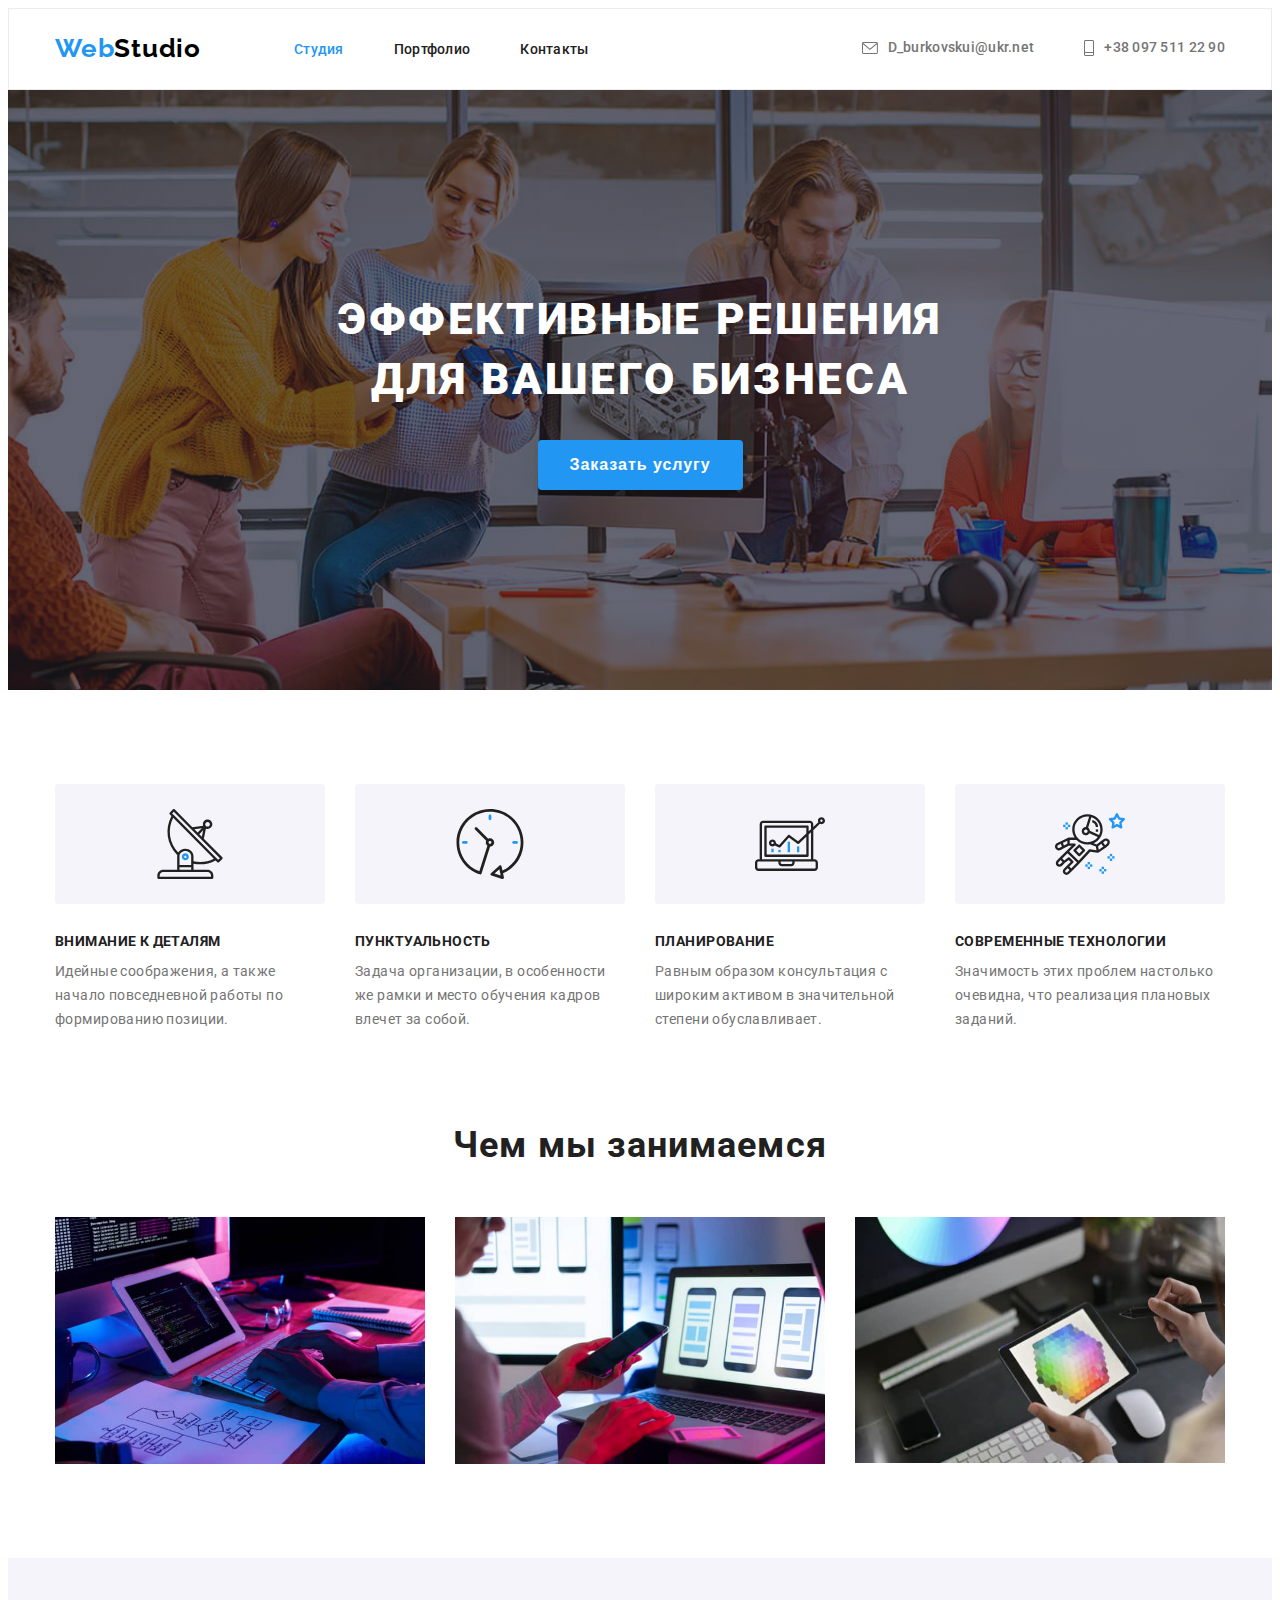
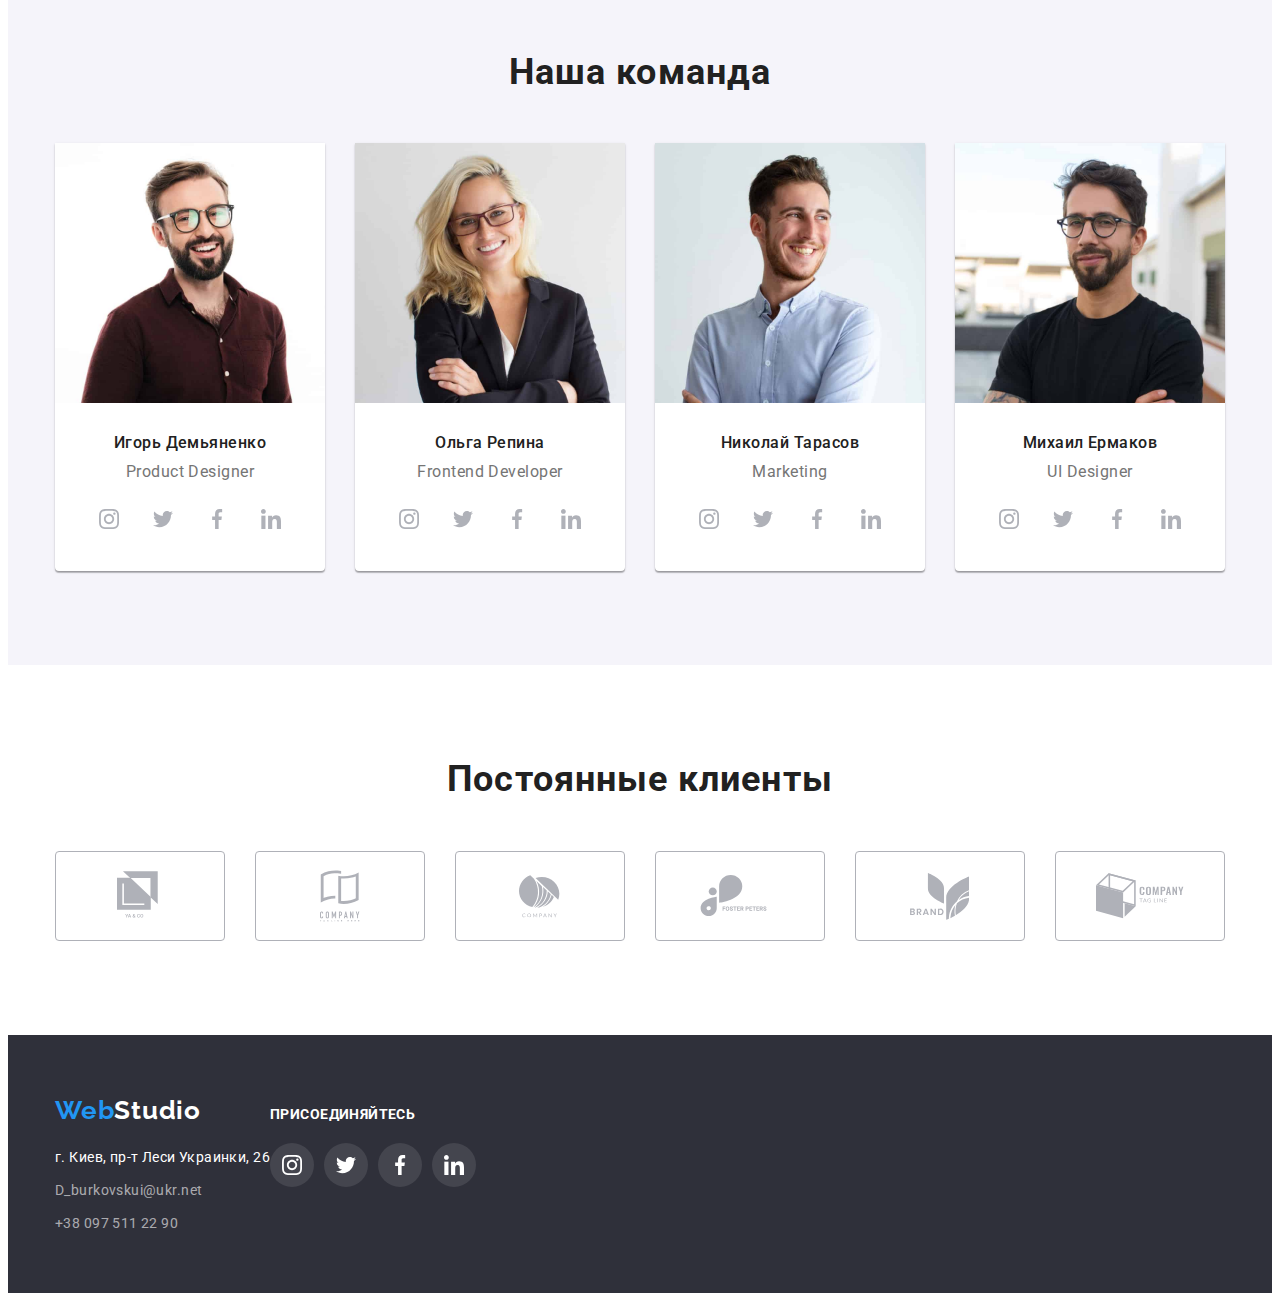
<file: index.html>
<!DOCTYPE html>
<html lang="ru">

<head>
    <meta charset="UTF-8">
    <meta http-equiv="X-UA-Compatible" content="IE=edge">
    <meta name="viewport" content="width=device-width, initial-scale=1.0">
    <title>Web studio</title>
    <link rel="stylesheet" href="https://cdnjs.cloudflare.com/ajax/libs/modern-normalize/1.0.0/modern-normalize.min.css"
        integrity="sha512-ISS7cAi1PEhQ8jnbJpJZMd29NlhNj4AWYyLOSp2CE/CsHxTCu+r+t0D2yoJudVrd0/8fTVPUVDzY5Tvli75u/g=="
        crossorigin="anonymous" />
    <link rel="preconnect" href="https://fonts.gstatic.com">
    <link
        href="https://fonts.googleapis.com/css2?family=Raleway:wght@700&family=Roboto:wght@400;500;700;900&display=swap"
        rel="stylesheet">
    <link rel="stylesheet" href="./css/styles.css">

</head>

<body>
   
        <!-- Header -->

        <header class="header">
            <div class="container">

                <nav class="navigation">

                    <a href="./index.html" class="logo"><span class="blue-web-logo">Web</span>Studio</a>

                    <ul class="navigation-list list flex">
                        <li class="nav-list-item"><a href="./index.html" class="nav-link-item current">Студия</a></li>
                        <li class="nav-list-item"><a href="./portfolio.html" class="nav-link-item">Портфолио</a></li>
                        <li class="nav-list-item"><a href="" class="nav-link-item">Контакты</a></li>
                    </ul>
                </nav>

                <ul class="contacts-list list flex">
                    <li class="contacts-list-item-header"><a href="mailto:D_burkovskui@ukr.net" class="contacts-link-item-header">
                        <svg class="icon-mail">
                        <use href="./svg-icons/sprite.svg#icon-message"></use>
                        </svg> D_burkovskui@ukr.net</a>
                    </li>
                    <li class="contacts-list-item-header"><a href="tel:+380975112290" class="contacts-link-item-header">
                        <svg class="icon-phone">
                        <use href="./svg-icons/sprite.svg#icon-phone"></use>
                    </svg>+38 097 511 22 90</a></li>
                </ul>
            </div>
        </header>

        <!-- Hero section page 1-->

        <main>
            <section class="hero-section">
            <div class="hero-content">
                <h1 class="hero-section-title">ЭФФЕКТИВНЫЕ РЕШЕНИЯ ДЛЯ ВАШЕГО БИЗНЕСА</h1>
                <button type="button" class="main-button button">Заказать услугу</button>
            </div>
            </section>

            <!-- Advantages-section -->
            <section class="advantages section">
            <div class="container">
                <h2 class="section-title visually-hidden">Студия</h2>
                <ul class="advantages-section list grid">
                    <li class="advantages-list-item grid-item antenna-icon">
                        <h3 class="advantages-section-title">внимание к деталям</h3>
                        <p class="advantages-section-text">Идейные соображения, а также начало повседневной работы по
                            формированию позиции.</p>
                    </li>
                    <li class="advantages-list-item grid-item clock-icon">
                        <h3 class="advantages-section-title">пунктуальность</h3>
                        <p class="advantages-section-text">Задача организации, в особенности же рамки и место обучения
                            кадров влечет за собой.</p>
                    </li>
                    <li class="advantages-list-item grid-item diagram-icon">
                        <h3 class="advantages-section-title">планирование</h3>
                        <p class="advantages-section-text">Равным образом консультация с широким активом в значительной
                            степени обуславливает.</p>
                    </li>
                    <li class="advantages-list-item grid-item astronaut-icon">
                        <h3 class="advantages-section-title">современные технологии</h3>
                        <p class="advantages-section-text">Значимость этих проблем настолько очевидна, что реализация
                            плановых заданий.</p>
                    </li>
                </ul>
            </div>
            </section>

            <!-- Potfоlio section-->
            
            <section class="potfоlio-main section">
                
            <div class="container">
                <h2 class="section-title portfolio-main-title">Чем мы занимаемся</h2>
                <ul class="portfоlio-list list grid">
                    <li class="portfolio-item grid-item"><img src="./images/img(1).jpg" alt="Написание кода" width="370"></li>
                    <li class="portfolio-item grid-item"><img src="./images/img(2).jpg" alt="Оптимизация данных" width="370"></li>
                    <li class="portfolio-item grid-item"><img src="./images/img(3).jpg" alt="Палитра цветов" width="370" height="246"></li>
                </ul>
            </div>
            </section>

            <!-- Our team section -->
            
            <section class="our-team section">
            <div class="container">
                <h2 class="section-title our-team-title">Наша команда</h2>
                <ul class="ourteam-list list grid">
                    <li class="team-item grid-item-team">
                        <img src="./images/img(4).jpg" alt="Игорь Демьяненко" width="270" />
                    <div class="name-profession">
                        <h4 class="ourteam-name">Игорь Демьяненко</h4>
                        <h5 class="ourteam-position">Product Designer</h5>

                    <ul class="social-links-list list">
                            <li class="social-icons-item">
                                <a href="" class="social-icons-link" aria-label="Instagarm" target="_blank" rel="noopener noreferrer">
                                    <svg class="icon"> 
                                        <use href="./svg-icons/sprite.svg#icon-instagram"></use>
                                    </svg>
                                </a>
                            </li>
                            <li class="social-icons-item">
                                <a href="" class="social-icons-link" aria-label="Twitter" target="_blank" rel="noopener noreferrer">
                                    <svg class="icon">
                                        <use href="./svg-icons/sprite.svg#icon-twitter"></use>
                                    </svg>
                                </a>
                            </li>
                            <li class="social-icons-item">
                                <a href="" class="social-icons-link" aria-label="Facebook" target="_blank" rel="noopener noreferrer">
                                    <svg class="icon">
                                        <use href="./svg-icons/sprite.svg#icon-facebook"></use>
                                    </svg>
                                </a>
                            </li>
                            <li class="social-icons-item">
                                <a href="" class="social-icons-link" aria-label="LinkedIn" target="_blank" rel="noopener noreferrer">
                                    <svg class="icon">
                                        <use href="./svg-icons/sprite.svg#icon-linkedin"></use>
                                    </svg>
                                </a>
                            </li>
                    </ul>

                    </div>
                    </li>
                    <li class="team-item grid-item-team">
                        <img src="./images/img(5).jpg" alt="Ольга Репина" width="270" />
                    <div class="name-profession">
                        <h4 class="ourteam-name">Ольга Репина</h4>
                        <h5 class="ourteam-position">Frontend Developer</h5>

                        <ul class="social-links-list list">
                            <li class="social-icons-item">
                                <a href="" class="social-icons-link" aria-label="Instagarm" target="_blank" rel="noopener noreferrer">
                                    <svg class="icon">
                                        <use href="./svg-icons/sprite.svg#icon-instagram"></use>
                                    </svg>
                                </a>
                            </li>
                            <li class="social-icons-item">
                                <a href="" class="social-icons-link" aria-label="Twitter" target="_blank" rel="noopener noreferrer">
                                    <svg class="icon">
                                        <use href="./svg-icons/sprite.svg#icon-twitter"></use>
                                    </svg>
                                </a>
                            </li>
                            <li class="social-icons-item">
                                <a href="" class="social-icons-link" aria-label="Facebook" target="_blank" rel="noopener noreferrer">
                                    <svg class="icon">
                                        <use href="./svg-icons/sprite.svg#icon-facebook"></use>
                                    </svg>
                                </a>
                            </li>
                            <li class="social-icons-item">
                                <a href="" class="social-icons-link" aria-label="LinkedIn" target="_blank" rel="noopener noreferrer">
                                    <svg class="icon">
                                        <use href="./svg-icons/sprite.svg#icon-linkedin"></use>
                                    </svg>
                                </a>
                            </li>
                        </ul>

                    </div>
                    </li>
                    <li class="team-item grid-item-team">
                        <img src="./images/img(6).jpg" alt="Николай Тарасов" width="270" />
                    <div class="name-profession">
                        <h4 class="ourteam-name">Николай Тарасов</h4>
                        <h5 class="ourteam-position">Marketing</h5>

                        <ul class="social-links-list list">
                            <li class="social-icons-item">
                                <a href="" class="social-icons-link" aria-label="Instagarm" target="_blank" rel="noopener noreferrer">
                                    <svg class="icon">
                                        <use href="./svg-icons/sprite.svg#icon-instagram"></use>
                                    </svg>
                                </a>
                            </li>
                            <li class="social-icons-item">
                                <a href="" class="social-icons-link" aria-label="Twitter" target="_blank" rel="noopener noreferrer">
                                    <svg class="icon">
                                        <use href="./svg-icons/sprite.svg#icon-twitter"></use>
                                    </svg>
                                </a>
                            </li>
                            <li class="social-icons-item">
                                <a href="" class="social-icons-link" aria-label="Facebook" target="_blank" rel="noopener noreferrer">
                                    <svg class="icon">
                                        <use href="./svg-icons/sprite.svg#icon-facebook"></use>
                                    </svg>
                                </a>
                            </li>
                            <li class="social-icons-item">
                                <a href="" class="social-icons-link" aria-label="LinkedIn" target="_blank" rel="noopener noreferrer">
                                    <svg class="icon">
                                        <use href="./svg-icons/sprite.svg#icon-linkedin"></use>
                                    </svg>
                                </a>
                            </li>
                        </ul>

                    </div>
                    </li>
                    <li class="team-item grid-item-team">
                        <img src="./images/img(7).jpg" alt="Михаил Ермаков" width="270" />
                    <div class="name-profession">
                        <h4 class="ourteam-name">Михаил Ермаков</h4>
                        <h5 class="ourteam-position">UI Designer</h5>

                        <ul class="social-links-list list">
                            <li class="social-icons-item">
                                <a href="" class="social-icons-link" aria-label="Instagarm" target="_blank" rel="noopener noreferrer">
                                    <svg class="icon">
                                        <use href="./svg-icons/sprite.svg#icon-instagram"></use>
                                    </svg>
                                </a>
                            </li>
                            <li class="social-icons-item">
                                <a href="" class="social-icons-link" aria-label="Twitter" target="_blank" rel="noopener noreferrer">
                                    <svg class="icon">
                                        <use href="./svg-icons/sprite.svg#icon-twitter"></use>
                                    </svg>
                                </a>
                            </li>
                            <li class="social-icons-item">
                                <a href="" class="social-icons-link" aria-label="Facebook" target="_blank" rel="noopener noreferrer">
                                    <svg class="icon">
                                        <use href="./svg-icons/sprite.svg#icon-facebook"></use>
                                    </svg>
                                </a>
                            </li>
                            <li class="social-icons-item">
                                <a href="" class="social-icons-link" aria-label="LinkedIn" target="_blank" rel="noopener noreferrer">
                                    <svg class="icon">
                                        <use href="./svg-icons/sprite.svg#icon-linkedin"></use>
                                    </svg>
                                </a>
                            </li>
                        </ul>

                    </div>
                    </li>
                </ul>
            </div>
            </section>

            <section class="regular-customers section">
            <div class="container">

                <h2 class="section-title regular-clients-section-title">Постоянные клиенты</h2>

                <ul class="regular-customers-list list grid">

                    <li class="regular-customers-list-item grid-item-customers">
                        <a class="regular-customers-link" href="">
                            <svg class="icon">
                                <use href="./svg-icons/sprite.svg#icon-client-one"></use>
                            </svg>
                        </a>
                    </li>
                    <li class="regular-customers-list-item grid-item-customers">
                        <a class="regular-customers-link" href="">
                            <svg class="icon">
                                <use href="./svg-icons/sprite.svg#icon-client-two"></use>
                            </svg>
                        </a>
                    </li>
                    <li class="regular-customers-list-item grid-item-customers">
                        <a class="regular-customers-link" href="">
                            <svg class="icon">
                                <use href="./svg-icons/sprite.svg#icon-client-three"></use>
                            </svg>
                        </a>
                    </li>
                    <li class="regular-customers-list-item grid-item-customers">
                        <a class="regular-customers-link" href="">
                            <svg class="icon">
                                <use href="./svg-icons/sprite.svg#icon-client-four"></use>
                            </svg>
                        </a>
                    </li>
                    <li class="regular-customers-list-item grid-item-customers">
                        <a class="regular-customers-link" href="">
                            <svg class="icon">
                                <use href="./svg-icons/sprite.svg#icon-client-five"></use>
                            </svg>
                        </a>
                    </li>
                    <li class="regular-customers-list-item grid-item-customers">
                        <a class="regular-customers-link" href="">
                            <svg class="icon">
                                <use href="./svg-icons/sprite.svg#icon-client-six"></use>
                            </svg>
                        </a>
                    </li>
                </ul>
            </div>
            </section>
        </main>

        <!-- Footer -->

        <footer class="footer">
            <div class="container">
               <div class="footer-part-first">
                <a href="./index.html" class="logo-footer logo"><span class="blue-web-logo">Web</span><span
                        class="white-studio-logo">Studio</span></a>
            
                <address>
                    <ul class="adress-list list">
                        <li class="adress-list-item"><a href="https://goo.gl/maps/1382NL266sKPZNC96" class="adress-link-item" target="_blank" 
                            rel="noopener noreferrer">г. Киев, пр-т Леси Украинки, 26</a>
                        </li>
                        <li class="adress-list-item"><a href="mailto:D_burkovskui@ukr.net" class="contacts-link-item-footer">D_burkovskui@ukr.net</a>
                        </li>
                        <li class="adress-list-item"><a href="tel:+380975112290" class="contacts-link-item-footer">+38 097 511 22 90</a>
                        </li>
                    </ul>
                </address>
            </div>
            <div class="footer-social-links">
                <p class="footer-block-title">присоединяйтесь</p>

                <ul class="social-links-list-footer list">
                    <li class="social-icons-item-footer">
                        <a href="" class="social-icons-link" aria-label="Instagarm" target="_blank" rel="noopener noreferrer">
                            <svg class="icon">
                                <use href="./svg-icons/sprite.svg#icon-instagram"></use>
                            </svg>
                        </a>
                    </li>
                    <li class="social-icons-item-footer">
                        <a href="" class="social-icons-link" aria-label="Twitter" target="_blank" rel="noopener noreferrer">
                            <svg class="icon">
                                <use href="./svg-icons/sprite.svg#icon-twitter"></use>
                            </svg>
                        </a>
                    </li>
                    <li class="social-icons-item-footer">
                        <a href="" class="social-icons-link" aria-label="Facebook" target="_blank" rel="noopener noreferrer">
                            <svg class="icon">
                                <use href="./svg-icons/sprite.svg#icon-facebook"></use>
                            </svg>
                        </a>
                    </li>
                    <li class="social-icons-item-footer">
                        <a href="" class="social-icons-link" aria-label="LinkedIn" target="_blank" rel="noopener noreferrer">
                            <svg class="icon">
                                <use href="./svg-icons/sprite.svg#icon-linkedin"></use>
                            </svg>
                        </a>
                    </li>
                </ul>
            </div>
            </div>
        </footer>
</body>

</html>
</file>
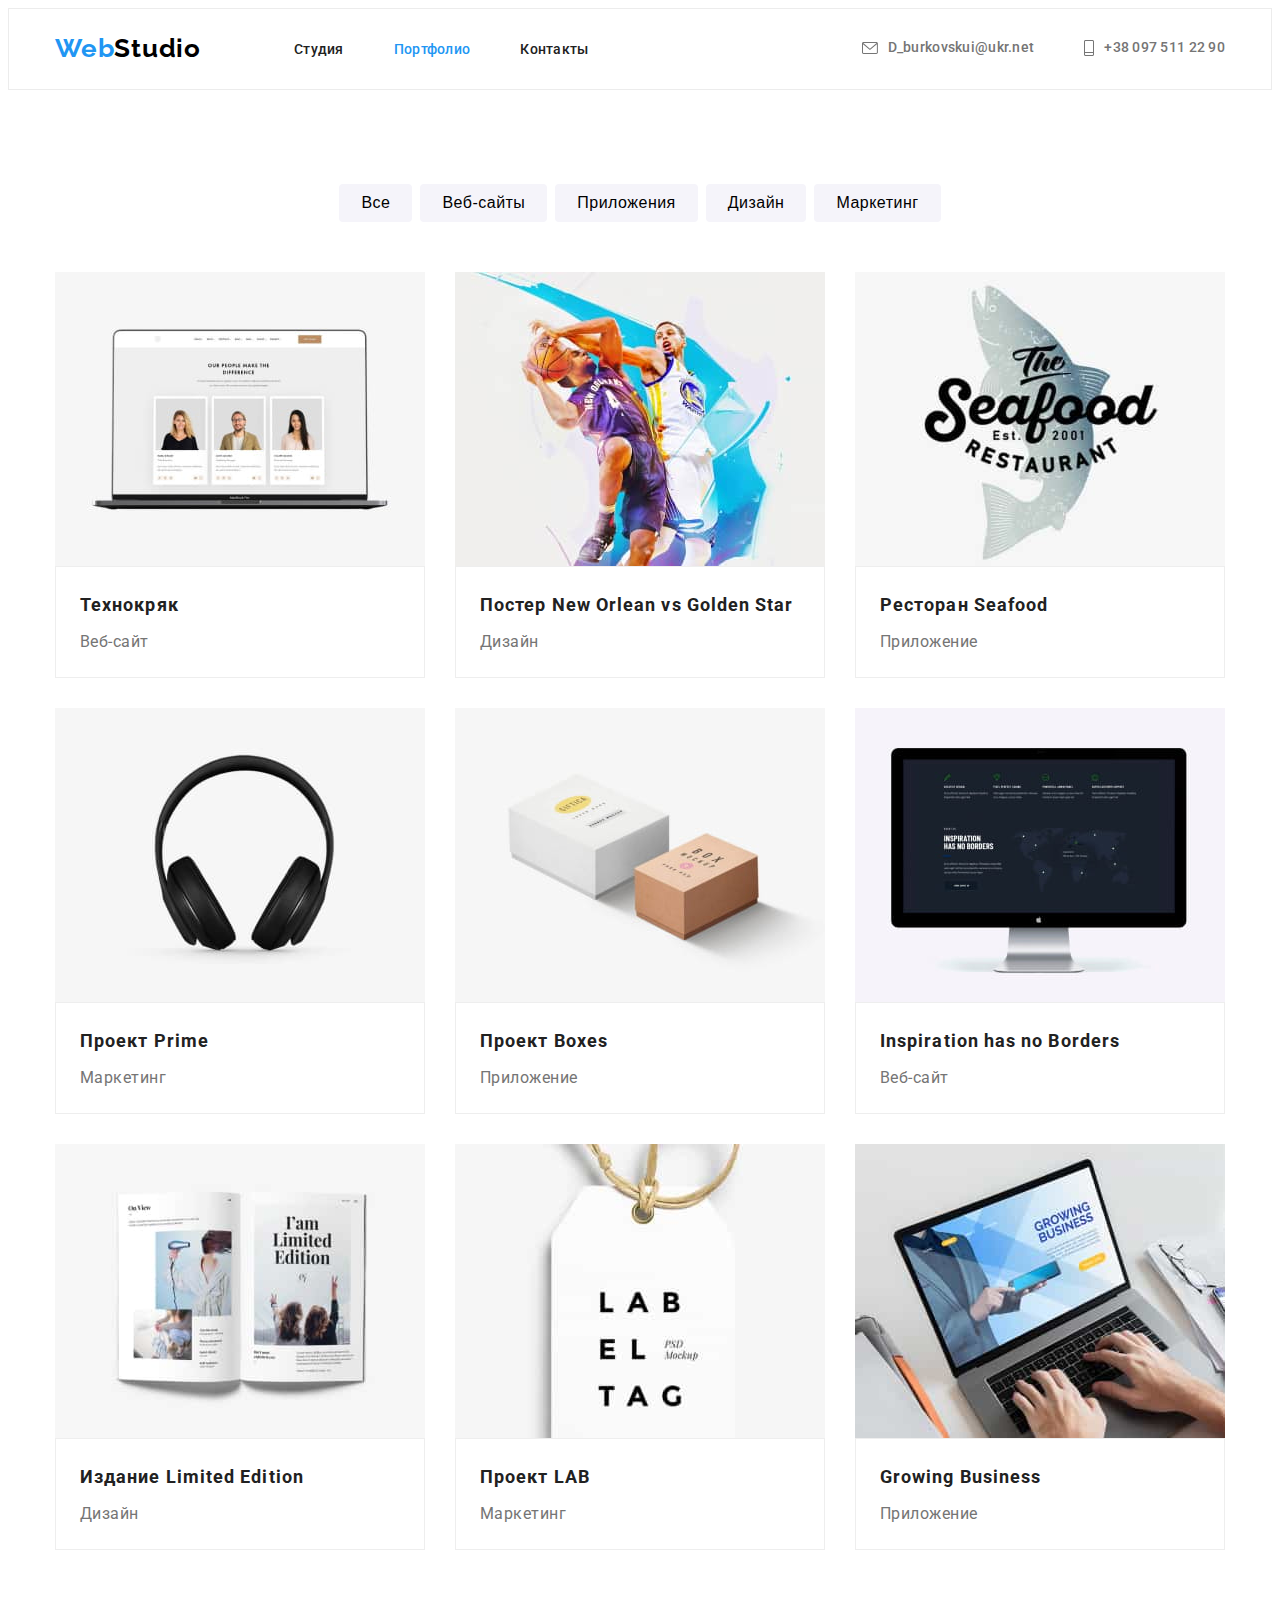
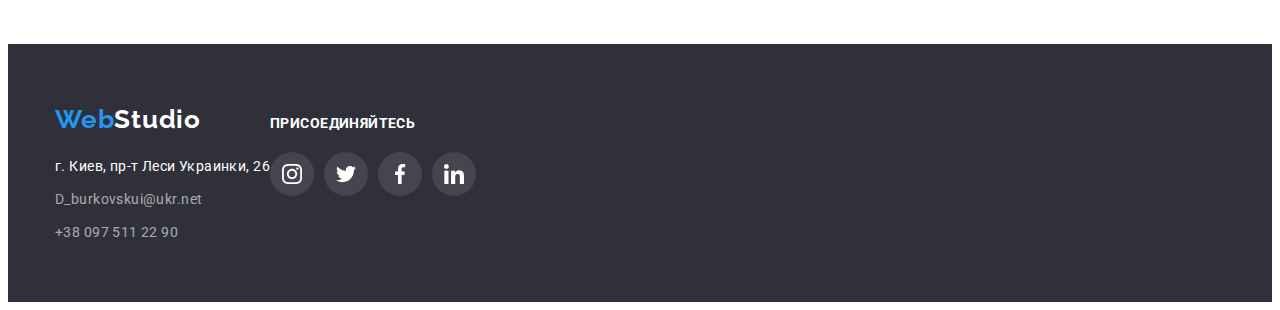
<file: portfolio.html>
<!DOCTYPE html>
<html lang="ru">

<head>
    <meta charset="UTF-8">
    <meta http-equiv="X-UA-Compatible" content="IE=edge">
    <meta name="viewport" content="width=device-width, initial-scale=1.0">
    <title>Web studio</title>
    <link rel="stylesheet" href="https://cdnjs.cloudflare.com/ajax/libs/modern-normalize/1.0.0/modern-normalize.min.css"
        integrity="sha512-ISS7cAi1PEhQ8jnbJpJZMd29NlhNj4AWYyLOSp2CE/CsHxTCu+r+t0D2yoJudVrd0/8fTVPUVDzY5Tvli75u/g=="
        crossorigin="anonymous" />
    <link rel="preconnect" href="https://fonts.gstatic.com">
    <link
        href="https://fonts.googleapis.com/css2?family=Raleway:wght@700&family=Roboto:wght@400;500;700;900&display=swap"
        rel="stylesheet">
    <link rel="stylesheet" href="./css/styles.css">
</head>

<body>
    
        <!-- Header -->

        <header class="header">
            <div class="container">
        
                <nav class="navigation">
        
                    <a href="./index.html" class="logo"><span class="blue-web-logo">Web</span>Studio</a>
        
                    <ul class="navigation-list list flex">
                        <li class="nav-list-item"><a href="./index.html" class="nav-link-item">Студия</a></li>
                        <li class="nav-list-item"><a href="./portfolio.html" class="nav-link-item current">Портфолио</a></li>
                        <li class="nav-list-item"><a href="" class="nav-link-item">Контакты</a></li>
                    </ul>
                </nav>
        
                <ul class="contacts-list list flex">
                    <li class="contacts-list-item-header"><a href="mailto:D_burkovskui@ukr.net"
                            class="contacts-link-item-header">
                            <svg class="icon-mail">
                                <use href="./svg-icons/sprite.svg#icon-message"></use>
                            </svg> D_burkovskui@ukr.net</a>
                    </li>
                    <li class="contacts-list-item-header"><a href="tel:+380975112290" class="contacts-link-item-header">
                            <svg class="icon-phone">
                                <use href="./svg-icons/sprite.svg#icon-phone"></use>
                            </svg>+38 097 511 22 90</a></li>
                </ul>
            </div>
        </header>

            <!-- Portfolio section -->
            <main>
            <section class="portfolio-page section">
                <div class="container">
                <h1 class="section-title visually-hidden">Портфолио</h1>

                <ul class="portfolio-filter-list list flex">
                    <li class="portfolio-filter-link"><button type="button" class="portfolio-button button">Все</button></li>
                    <li class="portfolio-filter-link"><button type="button" class="portfolio-button button">Веб-сайты</button></li>
                    <li class="portfolio-filter-link"><button type="button" class="portfolio-button button">Приложения</button></li>
                    <li class="portfolio-filter-link"><button type="button" class="portfolio-button button">Дизайн</button></li>
                    <li class="portfolio-filter-link"><button type="button" class="portfolio-button button">Маркетинг</button></li>
                </ul>
            
                <ul class="porfolio-filter-list list grid">
                    <li class="portfolio-filter-item grid-item">
                        <a href="" class="portfolio-filter-link-item">
                            <img src="./images-2/img(8).jpg" alt="Команда" width="370" height="294">
                    <div class="portfolio-expo">
                            <h3 class="portfolio-section-object">Технокряк</h3>
                            <p class="portfolio-section-area">Веб-сайт</p>
                    </div>
                        </a>
                    </li>
                    <li class="portfolio-filter-item grid-item">
                        <a href="" class="portfolio-filter-link-item">
                            <img src="./images-2/img(9).jpg" alt="Баскетбол" width="370" height="294">
                    <div class="portfolio-expo">
                            <h3 class="portfolio-section-object">Постер New Orlean vs Golden Star</h3>
                            <p class="portfolio-section-area">Дизайн</p>
                    </div>
                        </a>
                    </li>
                    <li class="portfolio-filter-item grid-item">
                        <a href="" class="portfolio-filter-link-item">
                            <img src="./images-2/img(10).jpg" alt="Ресторан Seafood" width="370" height="294">
                    <div class="portfolio-expo">
                            <h3 class="portfolio-section-object">Ресторан Seafood</h3>
                            <p class="portfolio-section-area">Приложение</p>
                    </div>
                        </a>
                    </li>
                    <li class="portfolio-filter-item grid-item">
                        <a href="" class="portfolio-filter-link-item">
                            <img src="./images-2/img(11).jpg" alt="Наушники" width="370" height="294">
                    <div class="portfolio-expo">
                            <h3 class="portfolio-section-object">Проект Prime</h3>
                            <p class="portfolio-section-area">Маркетинг</p>
                    </div>
                        </a>
                    </li>
                    <li class="portfolio-filter-item grid-item">
                        <a href="" class="portfolio-filter-link-item">
                            <img src="./images-2/img(12).jpg" alt="Проект Boxes" width="370" height="294">
                    <div class="portfolio-expo">
                            <h3 class="portfolio-section-object">Проект Boxes</h3>
                            <p class="portfolio-section-area">Приложение</p>
                    </div>
                        </a>
                    </li>
                    <li class="portfolio-filter-item grid-item">
                        <a href="" class="portfolio-filter-link-item">
                            <img src="./images-2/img(13).jpg" alt="У вдохновения нет границ" width="370" height="294">
                    <div class="portfolio-expo">
                            <h3 class="portfolio-section-object">Inspiration has no Borders</h3>
                            <p class="portfolio-section-area">Веб-сайт</p>
                    </div>
                        </a>
                    </li>
                    <li class="portfolio-filter-item grid-item">
                        <a href="" class="portfolio-filter-link-item">
                            <img src="./images-2/img(14).jpg" alt="Ограниченое Издание" width="370" height="294">
                    <div class="portfolio-expo">
                            <h3 class="portfolio-section-object">Издание Limited Edition</h3>
                            <p class="portfolio-section-area">Дизайн</p>
                    </div>
                        </a>
                    </li>
                    <li class="portfolio-filter-item grid-item">
                        <a href="" class="portfolio-filter-link-item">
                            <img src="./images-2/img(15).jpg" alt="Проект LAB" width="370" height="294">
                    <div class="portfolio-expo">
                            <h3 class="portfolio-section-object">Проект LAB</h3>
                            <p class="portfolio-section-area">Маркетинг</p>
                    </div>
                        </a>
                    </li>
                    <li class="portfolio-filter-item grid-item">
                        <a href="" class="portfolio-filter-link-item">
                            <img src="./images-2/img(16).jpg" alt="Масштабирование бизнеса" width="370" height="294">
                    <div class="portfolio-expo">
                            <h3 class="portfolio-section-object">Growing Business</h3>
                            <p class="portfolio-section-area">Приложение</p>
                    </div>
                        </a>
                    </li>
                </ul>
                </div>
            </section>
        </main>

        <!-- Footer -->

    <footer class="footer">
        <div class="container">
            <div class="footer-part-first">
                <a href="./index.html" class="logo-footer logo"><span class="blue-web-logo">Web</span><span
                        class="white-studio-logo">Studio</span></a>
    
                <address>
                    <ul class="adress-list list">
                        <li class="adress-list-item"><a href="https://goo.gl/maps/1382NL266sKPZNC96"
                                class="adress-link-item" target="_blank" rel="noopener noreferrer">г. Киев, пр-т Леси
                                Украинки, 26</a>
                        </li>
                        <li class="adress-list-item"><a href="mailto:D_burkovskui@ukr.net"
                                class="contacts-link-item-footer">D_burkovskui@ukr.net</a>
                        </li>
                        <li class="adress-list-item"><a href="tel:+380975112290" class="contacts-link-item-footer">+38 097
                                511 22 90</a>
                        </li>
                    </ul>
                </address>
            </div>
            <div class="footer-social-links">
                <p class="footer-block-title">присоединяйтесь</p>
    
                <ul class="social-links-list-footer list">
                    <li class="social-icons-item-footer">
                        <a href="" class="social-icons-link" aria-label="Instagarm" target="_blank"
                            rel="noopener noreferrer">
                            <svg class="icon">
                                <use href="./svg-icons/sprite.svg#icon-instagram"></use>
                            </svg>
                        </a>
                    </li>
                    <li class="social-icons-item-footer">
                        <a href="" class="social-icons-link" aria-label="Twitter" target="_blank" rel="noopener noreferrer">
                            <svg class="icon">
                                <use href="./svg-icons/sprite.svg#icon-twitter"></use>
                            </svg>
                        </a>
                    </li>
                    <li class="social-icons-item-footer">
                        <a href="" class="social-icons-link" aria-label="Facebook" target="_blank"
                            rel="noopener noreferrer">
                            <svg class="icon">
                                <use href="./svg-icons/sprite.svg#icon-facebook"></use>
                            </svg>
                        </a>
                    </li>
                    <li class="social-icons-item-footer">
                        <a href="" class="social-icons-link" aria-label="LinkedIn" target="_blank"
                            rel="noopener noreferrer">
                            <svg class="icon">
                                <use href="./svg-icons/sprite.svg#icon-linkedin"></use>
                            </svg>
                        </a>
                    </li>
                </ul>
            </div>
        </div>
    </footer>

    </body>
    
    </html>
</file>
<file: css/styles.css>
:root {
  --main-text-color: #212121;
  --auxiliary-text-color: #757575;
  --accent-text-color: #2196f3;
  --main-bg-color: #ffffff;
  --auxiliary-bg-color: #f5f4fa;
  --main-bg-section-color: #2f303a;
  --main-icon-color: #afb1b8;

  --logo-font: 'Raleway', sans-serif;
  --main-text-font: 'Roboto', sans-serif;

  --grid-item: 3;
}

html {
  box-sizing: border-box;
}

*,
*::after,
*::before {
  box-sizing: inherit;
}

body {
  background-color: var(--main-bg-color);
  font-family: var(--main-text-font);
  color: var(--main-text-color);
}

.container {
  width: 1200px;
  padding-left: 15px;
  padding-right: 15px;
  margin-left: auto;
  margin-right: auto;
}

a {
  text-decoration: none;
}

a:focus,
button:focus {
  outline: none;
}

.list {
  list-style: none;
  padding-left: 0;
  margin: 0;
}

h1,
h2,
h3,
h4,
h5,
h6,
p {
  margin: 0;
}

img {
  display: block;
  max-width: 100%;
}

.flex {
  display: inline-flex;
}

.section {
  padding-bottom: 94px;
}

/* Header */

.header {
  padding-top: 24px;
  padding-bottom: 25px;
  border: 1px solid #ececec;
}

.header .container {
  display: flex;
  justify-content: flex-end;
  align-items: center;
}

.logo {
  font-family: var(--logo-font);
  font-weight: 700;
  font-size: 26px;
  line-height: 1.19;
  letter-spacing: 0.03em;
  color: #000000;
}

.header .logo {
  margin-right: 93px;
}

.blue-web-logo {
  color: var(--accent-text-color);
}

.white-studio-logo {
  color: var(--main-bg-color);
}

.header .current {
  color: var(--accent-text-color);
}

.nav-link-item {
  font-weight: 500;
  font-size: 14px;
  line-height: 1.14;
  letter-spacing: 0.02em;
  color: var(--main-text-color);
}

.nav-list-item:not(:last-child) {
  margin-right: 50px;
}

.contacts-list-item-header:not(:last-child) {
  margin-right: 50px;
}

.contacts-link-item-header {
  display: flex;
  align-items: center;
  font-weight: 500;
  font-size: 14px;
  line-height: 1.14;
  letter-spacing: 0.02em;
  color: var(--auxiliary-text-color);
}

.nav-link-item:hover,
.nav-link-item:focus,
.contacts-link-item-header:hover,
.contacts-link-item-header:focus,
.adress-link-item:hover,
.adress-link-item:focus,
.contacts-link-item-footer:hover,
.contacts-link-item-footer:focus {
  color: var(--accent-text-color);
}

.navigation {
  display: flex;
  align-items: center;
  margin-right: auto;
}

.contacts-link-item-header .icon-mail {
  width: 16px;
  height: 12px;
  margin-right: 10px;
  fill: currentColor;
}

.contacts-link-item-header .icon-phone {
  width: 10px;
  height: 16px;
  margin-right: 10px;
  fill: currentColor;
}

.contacts-link-item-header:hover .icon-phone,
.contacts-link-item-header:focus .icon-phone,
.contacts-link-item-header:hover .icon-mail,
.contacts-link-item-header:focus .icon-mail {
  fill: var(--accent-text-color);
}

/* Buttons */

.button {
  font-size: 16px;
  text-align: center;
  cursor: pointer;
  border: 0;
  border-radius: 4px;
}

.main-button {
  background-color: var(--accent-text-color);
  color: var(--main-bg-color);
  font-weight: 700;
  line-height: 1.88;
  display: flex;
  align-items: center;
  letter-spacing: 0.06em;
  box-shadow: 0px 4px 4px rgba(0, 0, 0, 0.15);
  padding: 10px 32px;
  margin: 30px auto 0;
}

.main-button:hover,
.main-button:focus {
  background-color: var(--auxiliary-bg-color);
  color: var(--main-text-color);
}

.portfolio-button {
  background-color: var(--auxiliary-bg-color);
  font-weight: 500;
  line-height: 1.63;
  letter-spacing: 0.03em;
  padding: 6px 22px;
}

.portfolio-button:hover,
.portfolio-button:focus {
  background-color: var(--accent-text-color);
  color: var(--main-bg-color);
  box-shadow: 0px 3px 1px rgba(0, 0, 0, 0.1), 0px 1px 2px rgba(0, 0, 0, 0.08),
    0px 2px 2px rgba(0, 0, 0, 0.12);
}

.section-title {
  font-weight: 700;
  font-size: 36px;
  line-height: 1.16;
  text-align: center;
  letter-spacing: 0.03em;
}

/* PAGE 1 (MAIN)*/

/* Hero section */

.hero-section,
.hero-content {
  margin-right: auto;
  margin-left: auto;
  text-align: center;
}

.hero-section {
  max-width: 1600px;
  background-image: linear-gradient(
      to right,
      rgba(47, 48, 58, 0.4),
      rgba(47, 48, 58, 0.4)
    ),
    url(../images-2/background-image.png);
  background-repeat: no-repeat;
  background-position: center;
  background-size: cover;
  background-color: #c4c4c4;
  padding-bottom: 200px;
  padding-top: 200px;
}

.hero-section-title {
  font-weight: 900;
  font-size: 44px;
  line-height: 1.36;
  letter-spacing: 0.06em;
  text-transform: uppercase;
  color: var(--main-bg-color);
  margin-bottom: 0;
}

.hero-content {
  max-width: 696px;
}

/* Advantages-section */

.advantages,
.our-team {
  padding-top: 94px;
}

.advantages-section-title {
  font-weight: 700;
  font-size: 14px;
  line-height: 1.14;
  letter-spacing: 0.03em;
  text-transform: uppercase;
}

.advantages-section-text {
  font-weight: 400;
  font-size: 14px;
  line-height: 1.71;
  letter-spacing: 0.03em;
  color: var(--auxiliary-text-color);
  margin-top: 10px;
}

.advantages-list-item::before {
  display: block;
  content: '';
  height: 120px;
  margin-bottom: 30px;
  background-color: var(--auxiliary-bg-color);
  background-repeat: no-repeat;
  background-position: center;
  border-radius: 4px;
}

.antenna-icon::before {
  background-image: url(../images-features-section/antenna.svg);
}

.clock-icon::before {
  background-image: url(../images-features-section/clock.svg);
}

.diagram-icon::before {
  background-image: url(../images-features-section/diagram.svg);
}

.astronaut-icon::before {
  background-image: url(../images-features-section/astronaut.svg);
}

.visually-hidden {
  position: absolute !important;
  clip: rect(1px 1px 1px 1px);
  clip: rect(1px, 1px, 1px, 1px);
  padding: 0 !important;
  border: 0 !important;
  height: 1px !important;
  width: 1px !important;
  overflow: hidden;
}

/* Portfolio-section */

.grid {
  display: flex;
  flex-wrap: wrap;
  padding: 0;
  margin-left: -30px;
  margin-top: -30px;
}

.grid-item {
  flex-basis: calc((100% - 30px * var(--grid-item)) / var(--grid-item));
  margin-left: 30px;
  margin-top: 30px;
}

.advantages-list-item,
.grid-item-team {
  --grid-item: 4;
  flex-basis: calc((100% - 30px * var(--grid-item)) / var(--grid-item));
  margin-top: 30px;
  margin-left: 30px;
}

.portfolio-main-title,
.our-team-title {
  margin-bottom: 50px;
}

/* Our team section */

.our-team {
  background-color: var(--auxiliary-bg-color);
}

.team-item {
  background: var(--main-bg-color);
  box-shadow: 0px 1px 3px rgba(0, 0, 0, 0.12), 0px 1px 1px rgba(0, 0, 0, 0.14),
    0px 2px 1px rgba(0, 0, 0, 0.2);
  border-radius: 0px 0px 4px 4px;
}

.name-profession {
  padding-bottom: 30px;
  padding-top: 30px;
}

.ourteam-name {
  font-weight: 500;
  font-size: 16px;
  line-height: 1.19;
  text-align: center;
  letter-spacing: 0.03em;
  padding-bottom: 10px;
}

.ourteam-position {
  font-weight: 400;
  font-size: 16px;
  line-height: 1.19;
  text-align: center;
  letter-spacing: 0.03em;
  color: var(--auxiliary-text-color);
  padding-bottom: 16px;
}

.social-links-list {
  display: flex;
  justify-content: center;
}

.social-icons-item:not(:last-child) {
  margin-right: 10px;
}

.social-links-list .icon {
  width: 20px;
  height: 20px;
  fill: var(--main-icon-color);
}

/*Social icons links  */

.social-icons-link {
  display: flex;
  justify-content: center;
  align-items: center;
  width: 44px;
  height: 44px;
  border-radius: 50%;
}

.our-team .social-icons-link {
  background-color: var(--main-bg-color);
}

.our-team .social-icons-link:hover .icon,
.our-team .social-icons-link:focus .icon {
  fill: var(--main-bg-color);
}

.our-team .social-icons-link:hover,
.our-team .social-icons-link:focus {
  background-color: var(--accent-text-color);
}

/* Regular customers section */

.grid-item-customers {
  --grid-item: 6;
  flex-basis: calc((100% - 30px * var(--grid-item)) / var(--grid-item));
  margin-left: 30px;
  margin-top: 30px;
}

.regular-clients-section-title {
  padding-top: 94px;
  margin-bottom: 50px;
}

.regular-customers-link {
  display: flex;
  justify-content: center;
  align-items: center;
  height: 90px;
  fill: var(--main-icon-color);
  background-color: var(--main-bg-color);
  border: 1px solid var(--main-icon-color);
  border-radius: 4px;
}

.regular-customers-list li:nth-child(1) svg {
  width: 45px;
  height: 50px;
}

.regular-customers-list li:nth-child(2) svg {
  width: 40px;
  height: 52px;
}

.regular-customers-list li:nth-child(3) svg {
  width: 41px;
  height: 43px;
}

.regular-customers-list li:nth-child(4) svg {
  width: 80px;
  height: 42px;
}

.regular-customers-list li:nth-child(5) svg {
  width: 59px;
  height: 47px;
}

.regular-customers-list li:nth-child(6) svg {
  width: 88px;
  height: 46px;
}

.regular-customers-link:hover,
.regular-customers-link:focus {
  fill: var(--accent-text-color);
  border-color: var(--accent-text-color);
}

/* Footer */

.footer-part-first,
.footer-social-links {
  flex-basis: calc((50%-45px) / 2);
}

.footer .container {
  width: 1200px;
  display: flex;
  align-items: baseline;
  padding-left: 15px;
  padding-right: 15px;
}

.footer {
  background-color: var(--main-bg-section-color);
}

.logo-footer {
  display: inline-block;
  padding-top: 60px;
  padding-bottom: 20px;
}

.adress-link-item {
  font-style: normal;
  font-weight: 400;
  font-size: 14px;
  line-height: 1.71;
  letter-spacing: 0.03em;
  color: var(--main-bg-color);
}

.contacts-link-item-footer {
  font-style: normal;
  font-weight: 400;
  font-size: 14px;
  line-height: 1.71;
  letter-spacing: 0.03em;
  color: rgba(255, 255, 255, 0.6);
}

.adress-list {
  padding-bottom: 57px;
}

.adress-list-item:not(:first-child) {
  margin-top: 9px;
}

.footer-block-title {
  font-weight: 700;
  font-size: 14px;
  line-height: 1.14;
  letter-spacing: 0.03em;
  text-transform: uppercase;
  color: var(--main-bg-color);
}

.social-links-list-footer {
  display: flex;
  margin-top: 20px;
}

.social-icons-item-footer:not(:last-child) {
  margin-right: 10px;
}

.social-links-list-footer .icon {
  width: 20px;
  height: 20px;
  fill: var(--main-bg-color);
}

.footer .social-icons-link {
  background-color: rgba(255, 255, 255, 0.1);
}

.footer .social-icons-link:hover,
.footer .social-icons-link:focus {
  background-color: var(--accent-text-color);
}

/* PAGE 2 (PORTFOLIO) */

.portfolio-page {
  padding-top: 94px;
}

.filter {
  text-align: center;
}

.portfolio-section-object {
  font-weight: 700;
  font-size: 18px;
  line-height: 2;
  letter-spacing: 0.06em;
  color: var(--main-text-color);
}

.portfolio-section-area {
  font-weight: 400;
  font-size: 16px;
  line-height: 1.88;
  letter-spacing: 0.03em;
  margin-top: 4px;
  color: var(--auxiliary-text-color);
}

.portfolio-filter-list {
  display: flex;
  justify-content: center;
  margin-bottom: 50px;
}

.portfolio-filter-link:not(:last-child) {
  margin-right: 8px;
}

.portfolio-filter-link-item {
  display: inline-block;
  cursor: pointer;
}

.portfolio-filter-link-item:hover,
.portfolio-filter-link-item:focus {
  border: 1px solid #eeeeee;
  box-sizing: border-box;
  box-shadow: 0px 1px 1px rgba(0, 0, 0, 0.12), 0px 4px 4px rgba(0, 0, 0, 0.06),
    1px 4px 6px rgba(0, 0, 0, 0.16);
}

.portfolio-expo {
  background-color: var(--main-bg-color);
  border: 1px solid #eeeeee;
  padding: 20px 24px;
}
</file>
